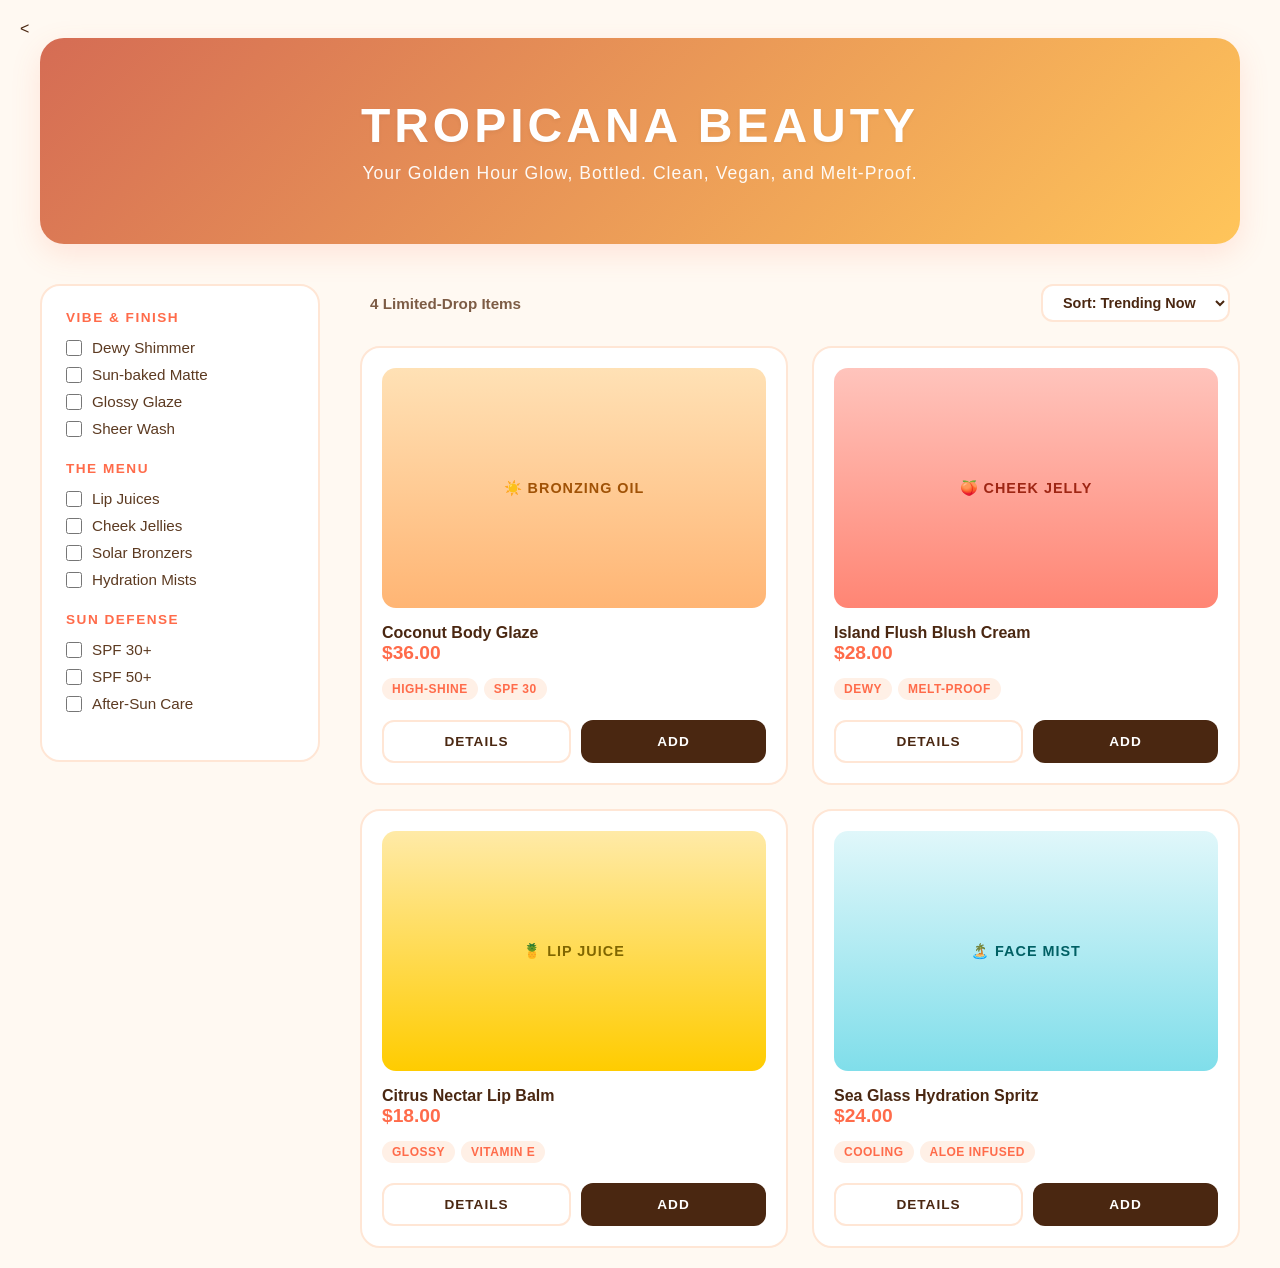
<file: products.html>
<<!DOCTYPE html>
<html lang="en">
<head>
    <meta charset="UTF-8">
    <meta name="viewport" content="width=device-width, initial-scale=1.0">
    <title>TROPICANA</title>
    <style>
        * {
            margin: 0;
            padding: 0;
            box-sizing: border-box;
            font-family: 'Helvetica Neue', Arial, sans-serif;
        }

        body {
            background-color: #FFF9F2; 
            color: #4A2711; 
            padding: 20px;
        }

       
        header {
            max-width: 1200px;
            margin: 0 auto 40px auto;
            text-align: center;
            background: linear-gradient(135deg, #d56c54 0%, #ffc55a 100%); 
            padding: 60px 20px;
            border-radius: 24px;
            color: #FFF;
            box-shadow: 0 10px 30px rgba(255, 107, 74, 0.15);
        }

        header h1 {
            font-size: 3rem;
            font-weight: 900;
            letter-spacing: 4px;
            text-transform: uppercase;
            margin-bottom: 10px;
            text-shadow: 0 2px 4px rgba(0,0,0,0.05);
        }

        header p {
            font-size: 1.1rem;
            letter-spacing: 1px;
            font-weight: 500;
            opacity: 0.95;
        }

        /* --- Layout Grid --- */
        .page-container {
            max-width: 1200px;
            margin: 0 auto;
            display: grid;
            grid-template-columns: 280px 1fr;
            gap: 40px;
        }

        /* --- Warm Sunkissed Filters --- */
        .filter-sidebar {
            background-color: #FFFFFF;
            border: 2px solid #FFE6D5;
            border-radius: 20px;
            padding: 24px;
            height: fit-content;
        }

        .filter-section {
            margin-bottom: 24px;
        }

        .filter-section h3 {
            font-size: 0.85rem;
            text-transform: uppercase;
            letter-spacing: 1.5px;
            margin-bottom: 14px;
            color: #FF6B4A; /* Vibrant coral highlight */
            font-weight: 700;
        }

        .filter-group {
            display: flex;
            flex-direction: column;
            gap: 10px;
        }

        .filter-group label {
            font-size: 0.95rem;
            color: #5C3A21;
            cursor: pointer;
            display: flex;
            align-items: center;
            gap: 10px;
        }

        .filter-group input[type="checkbox"] {
            accent-color: #FF6B4A;
            width: 16px;
            height: 16px;
            cursor: pointer;
        }

        /* --- Products Column Controls --- */
        .products-column {
            display: flex;
            flex-direction: column;
            gap: 24px;
        }

        .top-bar {
            display: flex;
            justify-content: space-between;
            align-items: center;
            padding: 0 10px;
        }

        .product-count {
            font-size: 0.95rem;
            font-weight: 600;
            color: #7D5C45;
        }

        .sort-select {
            padding: 8px 16px;
            border: 2px solid #FFE6D5;
            border-radius: 12px;
            background-color: #fff;
            color: #4A2711;
            font-size: 0.9rem;
            font-weight: 600;
            cursor: pointer;
            outline: none;
        }

        /* --- Product Catalog Grid --- */
        .product-grid {
            display: grid;
            grid-template-columns: repeat(auto-fill, minmax(280px, 1fr));
            gap: 24px;
        }

        .product-card {
            background-color: #FFFFFF;
            border: 2px solid #FFE6D5;
            border-radius: 20px;
            padding: 20px;
            display: flex;
            flex-direction: column;
            justify-content: space-between;
            transition: transform 0.2s ease, box-shadow 0.2s ease;
        }

        .product-card:hover {
            transform: translateY(-4px);
            box-shadow: 0 12px 24px rgba(255, 168, 74, 0.1);
        }

        /* Color blocks capturing distinct golden-hour gradients instead of gray boxes */
        .product-image {
            width: 100%;
            height: 240px;
            border-radius: 14px;
            margin-bottom: 16px;
            display: flex;
            align-items: center;
            justify-content: center;
            font-weight: bold;
            font-size: 0.9rem;
            letter-spacing: 1px;
            text-transform: uppercase;
        }

        .img-oil { background: linear-gradient(180deg, #FFE1B5 0%, #FFB574 100%); color: #A05206; }
        .img-blush { background: linear-gradient(180deg, #FFC4BC 0%, #FF8574 100%); color: #9E2614; }
        .img-balm { background: linear-gradient(180deg, #FFEAA7 0%, #FFCC00 100%); color: #806600; }
        .img-mist { background: linear-gradient(180deg, #E0F7FA 0%, #80DEEA 100%); color: #006064; }

        .product-info h4 {
            font-size: 1.1rem;
            margin-bottom: 6px;
            color: #4A2711;
            font-weight: 700;
        }

        .product-price {
            font-weight: 800;
            font-size: 1.2rem;
            color: #FF6B4A;
            margin-bottom: 14px;
        }

        .product-tags {
            display: flex;
            flex-wrap: wrap;
            gap: 6px;
            margin-bottom: 20px;
        }

        .tag {
            font-size: 0.75rem;
            font-weight: 700;
            background-color: #FFF0E6;
            padding: 4px 10px;
            color: #FF6B4A;
            border-radius: 30px;
            text-transform: uppercase;
            letter-spacing: 0.5px;
        }

        /* --- Summer Splash Action Buttons --- */
        .card-actions {
            display: flex;
            gap: 10px;
        }

        .btn {
            flex: 1;
            padding: 12px;
            font-size: 0.85rem;
            font-weight: 700;
            text-transform: uppercase;
            letter-spacing: 1px;
            border: none;
            border-radius: 12px;
            cursor: pointer;
            text-align: center;
            transition: all 0.2s;
        }

        .btn-secondary {
            background-color: #FFF;
            color: #4A2711;
            border: 2px solid #FFE6D5;
        }

        .btn-secondary:hover {
            background-color: #FFF0E6;
            border-color: #FFB574;
        }

        .btn-primary {
            background-color: #4A2711;
            color: #FFF;
        }

        .btn-primary:hover {
            background-color: #FF6B4A;
            box-shadow: 0 4px 12px rgba(255, 107, 74, 0.2);
        }

        /* --- Screen Adaptations --- */
        @media (max-width: 768px) {
            .page-container {
                grid-template-columns: 1fr;
            }
            .filter-sidebar {
                display: none; 
            }
        }
    </style>
</head>
<body>

    <header>
        <h1>TROPICANA Beauty</h1>
        <p>Your Golden Hour Glow, Bottled. Clean, Vegan, and Melt-Proof.</p>
    </header>

    <div class="page-container">
        
        <!-- Left Filter Panel -->
        <aside class="filter-sidebar">
            <div class="filter-section">
                <h3>Vibe & Finish</h3>
                <div class="filter-group">
                    <label><input type="checkbox"> Dewy Shimmer</label>
                    <label><input type="checkbox"> Sun-baked Matte</label>
                    <label><input type="checkbox"> Glossy Glaze</label>
                    <label><input type="checkbox"> Sheer Wash</label>
                </div>
            </div>

            <div class="filter-section">
                <h3>The Menu</h3>
                <div class="filter-group">
                    <label><input type="checkbox"> Lip Juices</label>
                    <label><input type="checkbox"> Cheek Jellies</label>
                    <label><input type="checkbox"> Solar Bronzers</label>
                    <label><input type="checkbox"> Hydration Mists</label>
                </div>
            </div>

            <div class="filter-section">
                <h3>Sun Defense</h3>
                <div class="filter-group">
                    <label><input type="checkbox"> SPF 30+</label>
                    <label><input type="checkbox"> SPF 50+</label>
                    <label><input type="checkbox"> After-Sun Care</label>
                </div>
            </div>
        </aside>

        <!-- Right Products Column -->
        <main class="products-column">
            
            <div class="top-bar">
                <span class="product-count">4 Limited-Drop Items</span>
                <div>
                    <select class="sort-select">
                        <option>Sort: Trending Now</option>
                        <option>Price: Low to High</option>
                        <option>Price: High to Low</option>
                    </select>
                </div>
            </div>

            <div class="product-grid">
                
                <!-- Product 1 -->
                <div class="product-card">
                    <div>
                        <div class="product-image img-oil">☀️ Bronzing Oil</div>
                        <h4>Coconut Body Glaze</h4>
                        <div class="product-price">$36.00</div>
                        <div class="product-tags">
                            <span class="tag">High-Shine</span>
                            <span class="tag">SPF 30</span>
                        </div>
                    </div>
                    <div class="card-actions">
                        <button class="btn btn-secondary">Details</button>
                        <button class="btn btn-primary">Add</button>
                    </div>
                </div>

                <!-- Product 2 -->
                <div class="product-card">
                    <div>
                        <div class="product-image img-blush">🍑 Cheek Jelly</div>
                        <h4>Island Flush Blush Cream</h4>
                        <div class="product-price">$28.00</div>
                        <div class="product-tags">
                            <span class="tag">Dewy</span>
                            <span class="tag">Melt-Proof</span>
                        </div>
                    </div>
                    <div class="card-actions">
                        <button class="btn btn-secondary">Details</button>
                        <button class="btn btn-primary">Add</button>
                    </div>
                </div>

                <!-- Product 3 -->
                <div class="product-card">
                    <div>
                        <div class="product-image img-balm">🍍 Lip Juice</div>
                        <h4>Citrus Nectar Lip Balm</h4>
                        <div class="product-price">$18.00</div>
                        <div class="product-tags">
                            <span class="tag">Glossy</span>
                            <span class="tag">Vitamin E</span>
                        </div>
                    </div>
                    <div class="card-actions">
                        <button class="btn btn-secondary">Details</button>
                        <button class="btn btn-primary">Add</button>
                    </div>
                </div>

                <!-- Product 4 -->
                <div class="product-card">
                    <div>
                        <div class="product-image img-mist">🏝️ Face Mist</div>
                        <h4>Sea Glass Hydration Spritz</h4>
                        <div class="product-price">$24.00</div>
                        <div class="product-tags">
                            <span class="tag">Cooling</span>
                            <span class="tag">Aloe Infused</span>
                        </div>
                    </div>
                    <div class="card-actions">
                        <button class="btn btn-secondary">Details</button>
                        <button class="btn btn-primary">Add</button>
                    </div>
                </div>

            </div>
        </main>
    </div>

</body>
</html>
</file>
